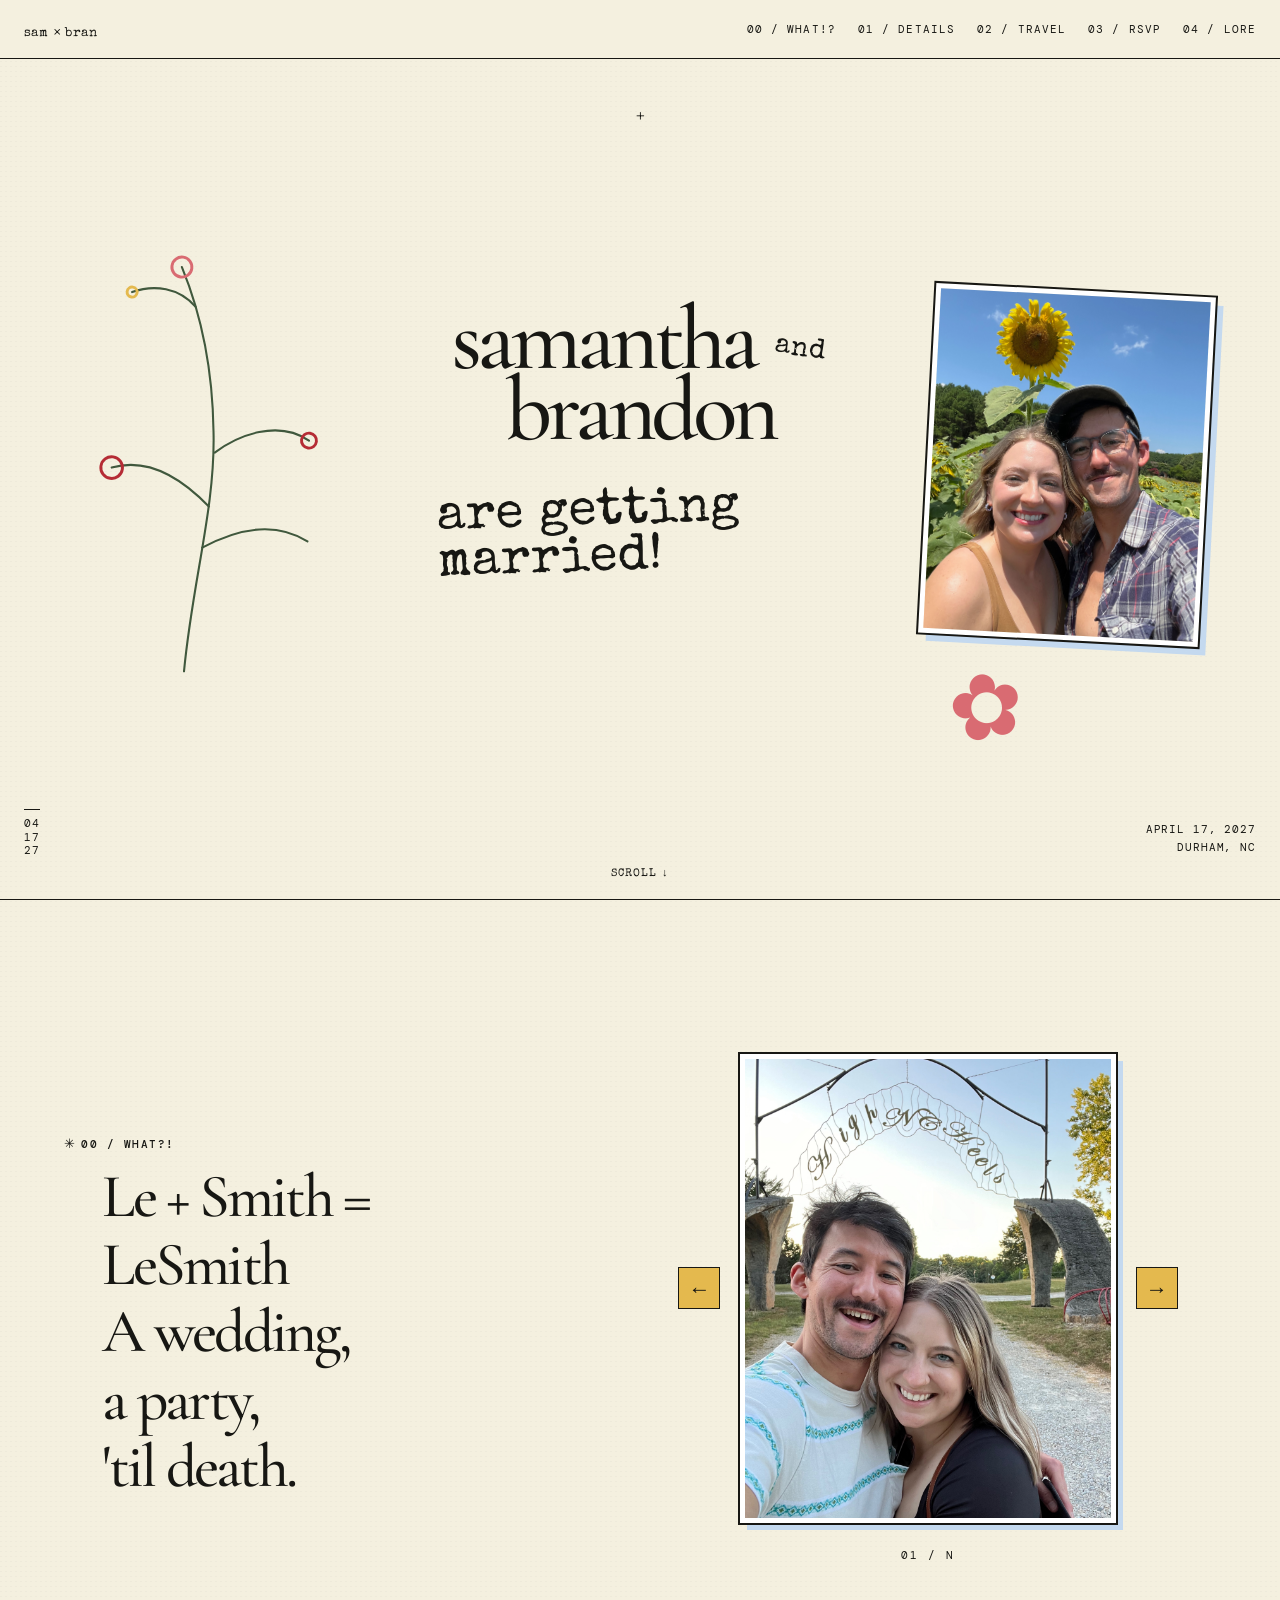
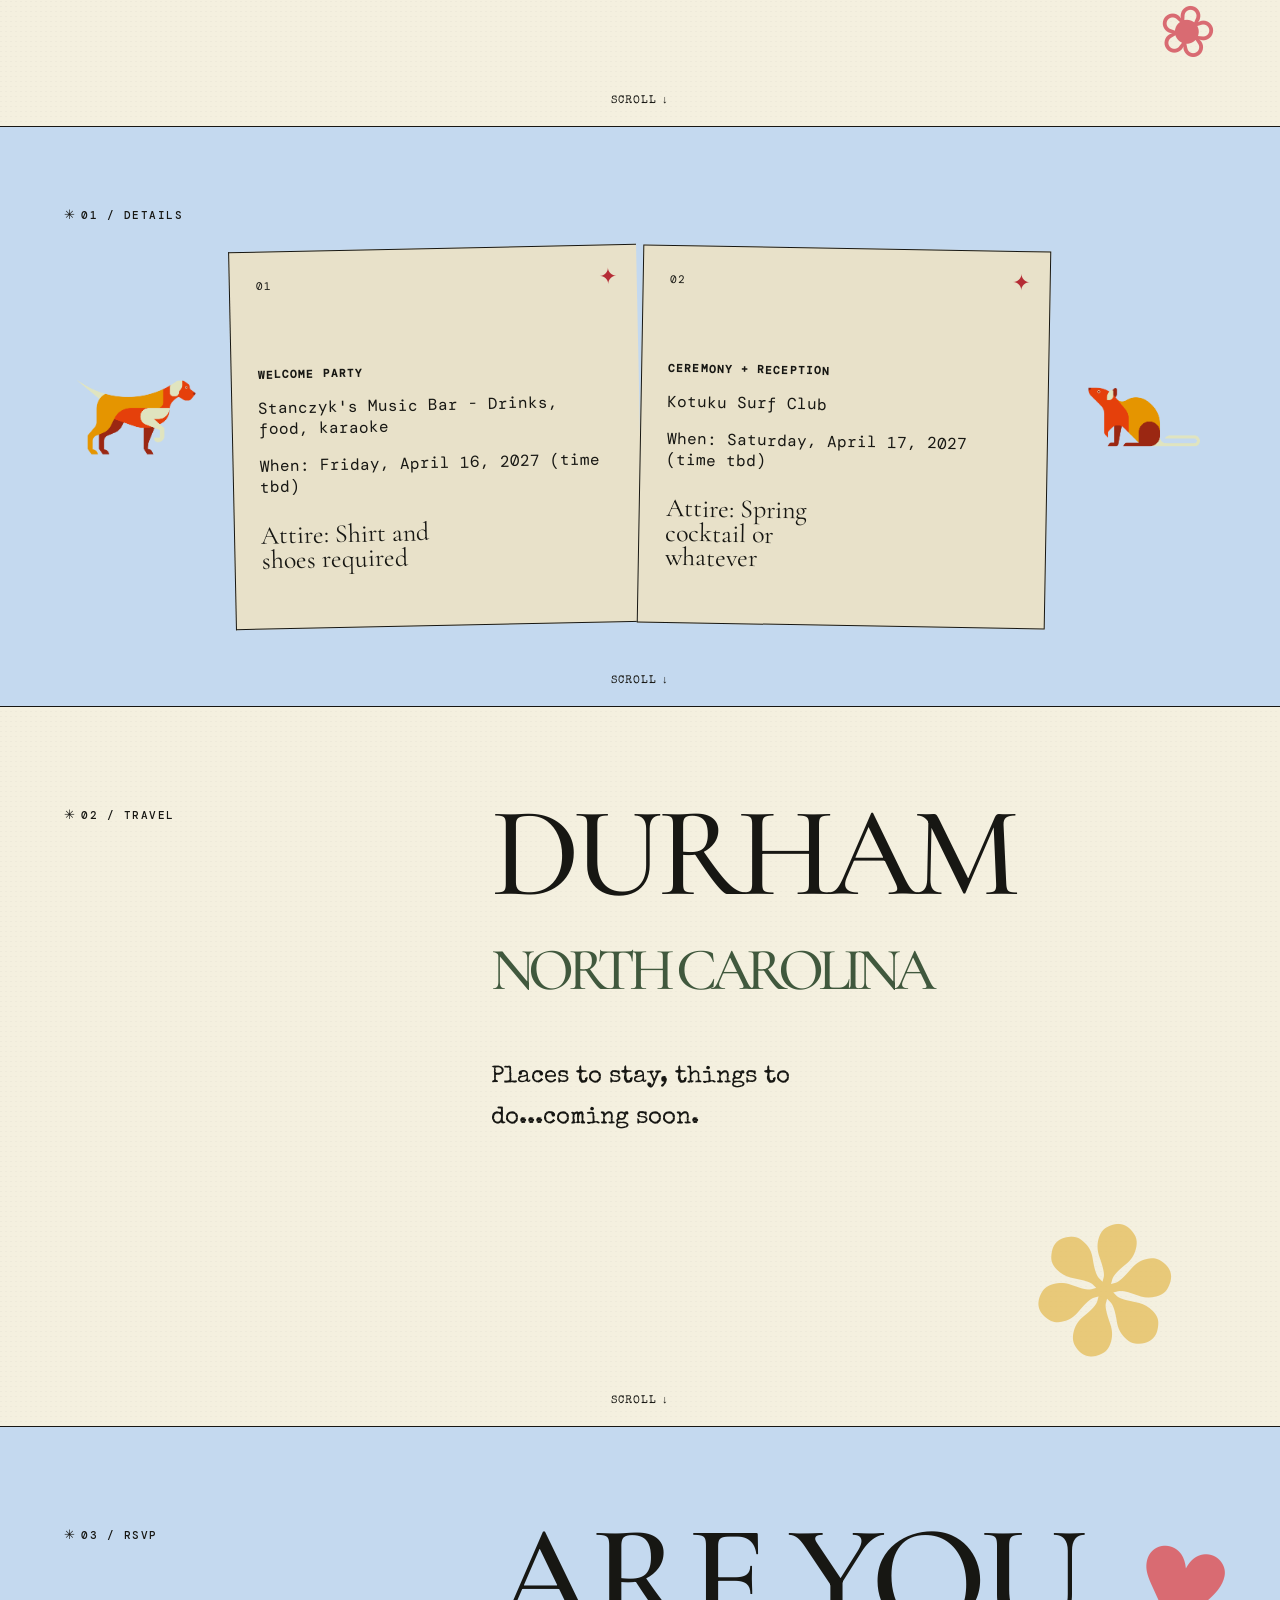
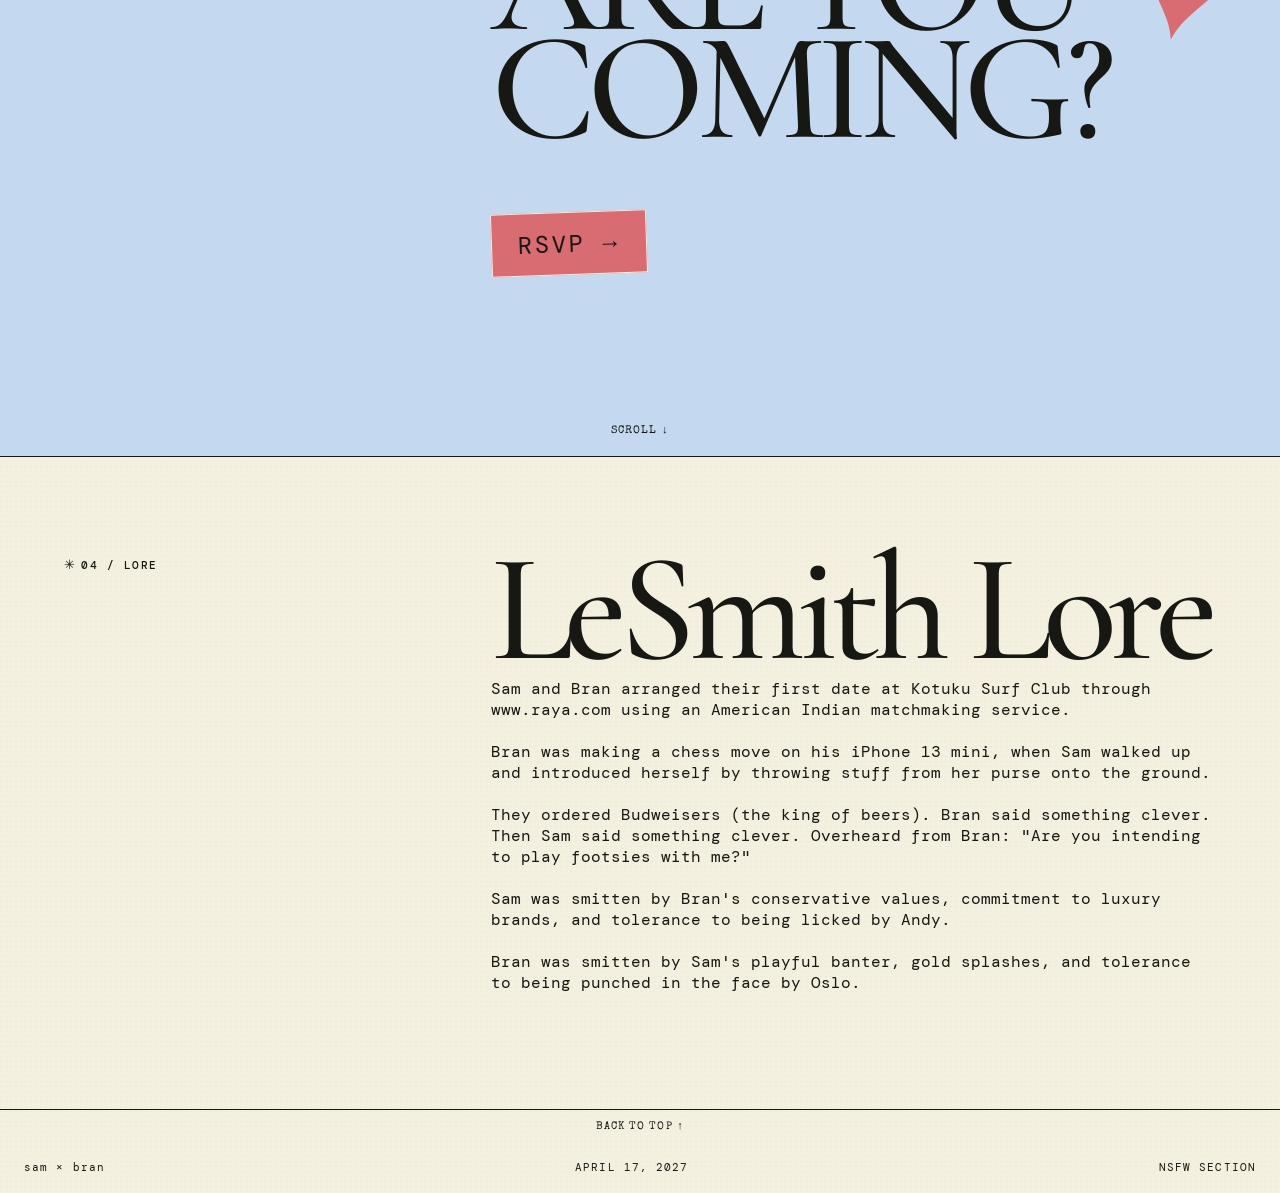
<file: index.html>
<!DOCTYPE html>
<html lang="en">
<head>
  <meta charset="UTF-8">
  <meta name="viewport" content="width=device-width, initial-scale=1.0">

  <title>LeSmith Nuptials</title>

  <!-- A serif for the editorial feeling + a simple sans-serif for everything else -->
  <link rel="preconnect" href="https://fonts.googleapis.com">
  <link rel="preconnect" href="https://fonts.gstatic.com" crossorigin>
  <link href="https://fonts.googleapis.com/css2?family=Cormorant+Garamond:wght@400;500;600&family=Inter:wght@400;500;600&display=swap" rel="stylesheet">

  <link rel="stylesheet" href="style.css">
</head>

<!-- -----------DIVDER------------- -->
<body>
  <header class="site-header">
    <a class="logo" href="/">sam <span>×</span> bran</a>

    <nav class="nav">
      <a href="#WHAT!?">00 / WHAT!?</a>
      <a href="#details">01 / DETAILS</a>
      <a href="#travel">02 / TRAVEL</a>
      <a href="#rsvp">03 / RSVP</a>
      <a href="#lore">04 / LORE</a>
    </nav>
  </header>

<!-- -----------DIVDER------------- -->
  <main>
    <section class="hero" id="top">
      
      <img
        src="images/IMG_5219.jpeg"
        alt="Samantha and Brandon"
        class="hero-image"
      >
      
      <div class="hero-number">
        <span>04</span>
        <span>17</span>
        <span>27</span>
      </div>

      <div class="hero-copy">
      
        <h1>
          samantha
          <span>and</span>
          brandon 
        </h1>

        <p class="intro">
          are getting<br>
          married!
          <br> <br>
        </p>
        <!--
        <p class="eyebrow"> A GATHERING IN DURHAM, NORTH CAROLINA</p>
        -->
      </div>

      <div class="flower flower-one" aria-hidden="true">
        <svg viewBox="0 0 300 500" role="img">
          <!-- Main stem -->
          <path d="M150 500 C145 390 160 300 145 210 C135 145 115 80 80 20" />
      
          <!-- Left branch -->
          <path d="M152 300 C120 275 75 250 30 270" />
      
          <!-- Right lower branch -->
          <path d="M151 350 C185 325 230 305 275 325" />
      
          <!-- Right upper branch -->
          <path d="M150 235 C175 210 220 185 260 205" />
      
          <!-- Small upper-left branch -->
          <path d="M103 65 C80 45 50 45 25 58" />
      
          <!-- Flower / bud outlines -->
          <circle cx="80" cy="20" r="12" />
          <circle cx="25" cy="58" r="6" />
          <circle cx="30" cy="270" r="13" />
          <circle cx="275" cy="325" r="8" />
          <circle cx="260" cy="205" r="9" />
        </svg>
      </div>
      
      <!-- hero word stickers
      <div class="hero-word hero-word-one">LEGALLY BINDING!</div>
      <div class="hero-word hero-word-two">INTERRACIAL!</div>
      <div class="hero-word hero-word-three">AGE GAP!</div>
      <div class="hero-word hero-word-four">ILLICIT!</div>
      -->

      <div class="hero-date">
        <p>APRIL 17, 2027</p>
        <p>DURHAM, NC</p>
      </div>

      <a class="scroll-link" href="#WHAT!?">SCROLL ↓</a>
    </section>
    
<!-- -----------DIVDER------------- -->
    <section class="statement" id="WHAT!?">
      <div class="statement-text">
        <p class="section-label">00 / WHAT?!</p>
    
        <h2>
          Le + Smith =<br>
          LeSmith<br>
          A wedding,<br>
          a party,<br>
          'til death.
        </h2>
    
        <!-- comment text 
        <p class="statement-copy">
          We love each other, and also you! Come celebrate with us!
        </p> -->
        
      </div> 
      <div class="statement-gallery">
        <div class="slideshow">
          <button class="slide-arrow prev" aria-label="Previous photo">
            ←
          </button>
    
          <div class="slides">
            <img src="images/IMG_4300.jpeg" alt="Sam and Bran" class="slide active">
            <img src="images/IMG_5241.jpeg" alt="Sam and Bran" class="slide">
            <img src="images/IMG_5433.jpeg" alt="Sam and Bran" class="slide">
            <!-- <img src="images/IMG_4300.jpeg" alt="Sam and Bran" class="slide"> -->
            <img src="images/IMG_4757.jpeg" alt="Sam and Bran" class="slide">
            <img src="images/IMG_4918.jpeg" alt="Sam and Bran" class="slide">
          </div>
    
          <button class="slide-arrow next" aria-label="Next photo">
            →
          </button>
        </div>
    
        <p class="slide-counter">
          <span id="current-slide">01</span> / N
        </p>
      </div>
    
      <a class="scroll-link" href="#details">SCROLL ↓</a>
    </section>

<!-- -----------DIVDER------------- -->
    <section class="details-wrapper" id="details">

      <img
        src="images/wood-dog.png"
        alt=""
        class="details-decoration left-decoration"
      >
    
      <div class="details-content">
        <div class="section-label">01 / DETAILS</div>
    
        <div class="info-grid">
    
          <div class="info-card">
            <p class="card-number">01</p>
            <h3>WELCOME PARTY</h3>
    
            <div class="info-card-body">
              <p>
                <a href="https://www.stanczyksdurham.com/" target="_blank" rel="noopener noreferrer">
                  Stanczyk's Music Bar
                </a>
                - Drinks, food, karaoke
              </p>
              <p>When: Friday, April 16, 2027 (time tbd)</p>
              <p>Attire: Shirt and shoes required</p>
              
            </div>
          </div>
    
          <div class="info-card">
            <p class="card-number">02</p>
            <h3>CEREMONY + RECEPTION</h3>
    
            <div class="info-card-body">
              <p>
                <a href="https://www.instagram.com/kotukusurfclub/" target="_blank" rel="noopener noreferrer">
                  Kotuku Surf Club
                </a>
              </p>
              <p>When: Saturday, April 17, 2027 (time tbd)</p>
              <p>Attire: Spring cocktail or whatever</p>
            </div>
          </div>
    
        </div>
      </div>
    
      <img
        src="images/wood-rat.png"
        alt=""
        class="details-decoration right-decoration"
      >
    
      <a class="scroll-link" href="#travel">SCROLL ↓</a>
    
    </section>

<!-- -----------DIVDER------------- -->
    <section class="travel" id="travel">
      <div class="section-label">02 / TRAVEL</div>
      <div>
        <h2>DURHAM<br><em>NORTH CAROLINA</em></h2>
        <p>
          Places to stay, things to do...coming soon.
        </p>
      </div>
      <a class="scroll-link" href="#rsvp">SCROLL ↓</a>
    </section>

    <section class="rsvp" id="rsvp">
      <div class="section-label">03 / RSVP</div>
      <div class="rsvp-box">
        <h2>ARE YOU<br>COMING?</h2>
        <button type="button">RSVP →</button>
      </div>  
      <a class="scroll-link" href="#lore">SCROLL ↓</a>
    </section>

<!-- -----------DIVDER------------- -->

    <section class="lore" id="lore">
      <div class="section-label">04 / LORE</div>
    
      <div class="lore-content">
        <h1>LeSmith Lore</h1>
        <p>
          Sam and Bran arranged their first date at Kotuku Surf Club through www.raya.com using an American Indian matchmaking service.
    
          <br><br>
    
          Bran was making a chess move on his iPhone 13 mini, when Sam walked up and introduced herself by throwing stuff from her purse onto the ground.
    
          <br><br>
    
          They ordered Budweisers (the king of beers). Bran said something clever. Then Sam said something clever. Overheard from Bran: "Are you intending to play footsies with me?"
    
          <br><br>
    
          Sam was smitten by Bran's conservative values, commitment to luxury brands, and tolerance to being licked by Andy.
    
          <br><br>
    
          Bran was smitten by Sam's playful banter, gold splashes, and tolerance to being punched in the face by Oslo.
        </p>
      </div>
    </section>

<!-- -----------DIVDER OLD LORE ------------- 

    <section class="lore" id="lore">
      <div class="section-label">04 / LORE</div>
        <h2>LeSmith Lore</h2>
        <h3>
        <p>
          Sam and Bran arranged their first date at Kotuku Surf Club through www.raya.com using an American Indian matchmaking service. 
          </br>
          Bran was sitting in an arm chair making a chess move on his iPhone 13 mini, when Sam walked up and introduced herself by throwing stuff from her purse on the ground.  
          </br>  
          They ordered Budweisers (the king of beers). Bran said something clever. Then Sam said something clever. After a while, Bran reportedly said: "Are you intending play footsies with me?" 
          </br>  
          Sam was smitten by Bran's conservative values, commitment to luxury brands, and tolerance to being licked by Andy.
          </br> 
          Bran was smitten with Sam's PHYSICAL ATTRIBUTES (HELL YEAH), playful banter, and tolerance to being punched in the face by Oslo.
          Bran was smitten by Sam's playful banter, gold splashes, and tolerance to being punched in the face by Oslo.
          </br> 
        </p>
        </h3>
      </div>
    </section>
-->

<!-- -----------DIVDER------------- -->
  </main>
  
  <div class="back-to-top-wrap">
    <a class="scroll-link" href="#top">BACK TO TOP ↑</a>
  </div>
  
  <footer>
    <p>sam × bran</p>
    <p>APRIL 17, 2027</p>
    <p>
      <a href="https://share.earthcam.net/public/NCWF/solstice_cam/solstice_cam/live" target="_blank">
              NSFW SECTION
      </a>
    </p>
  </footer>
  
</body>

<!-- -----------DIVDER------------- -->

<script>
  const slides = document.querySelectorAll('.slide');
  const prevButton = document.querySelector('.slide-arrow.prev');
  const nextButton = document.querySelector('.slide-arrow.next');
  const counter = document.getElementById('current-slide');

  let currentIndex = 0;

  function showSlide(index) {
    slides[currentIndex].classList.remove('active');

    currentIndex = (index + slides.length) % slides.length;

    slides[currentIndex].classList.add('active');

    counter.textContent = String(currentIndex + 1).padStart(2, '0');
  }

  prevButton.addEventListener('click', () => {
    showSlide(currentIndex - 1);
  });

  nextButton.addEventListener('click', () => {
    showSlide(currentIndex + 1);
  });
  
  setInterval(() => {
  showSlide(currentIndex + 1);
}, 4000);

</script>

</html>
</file>
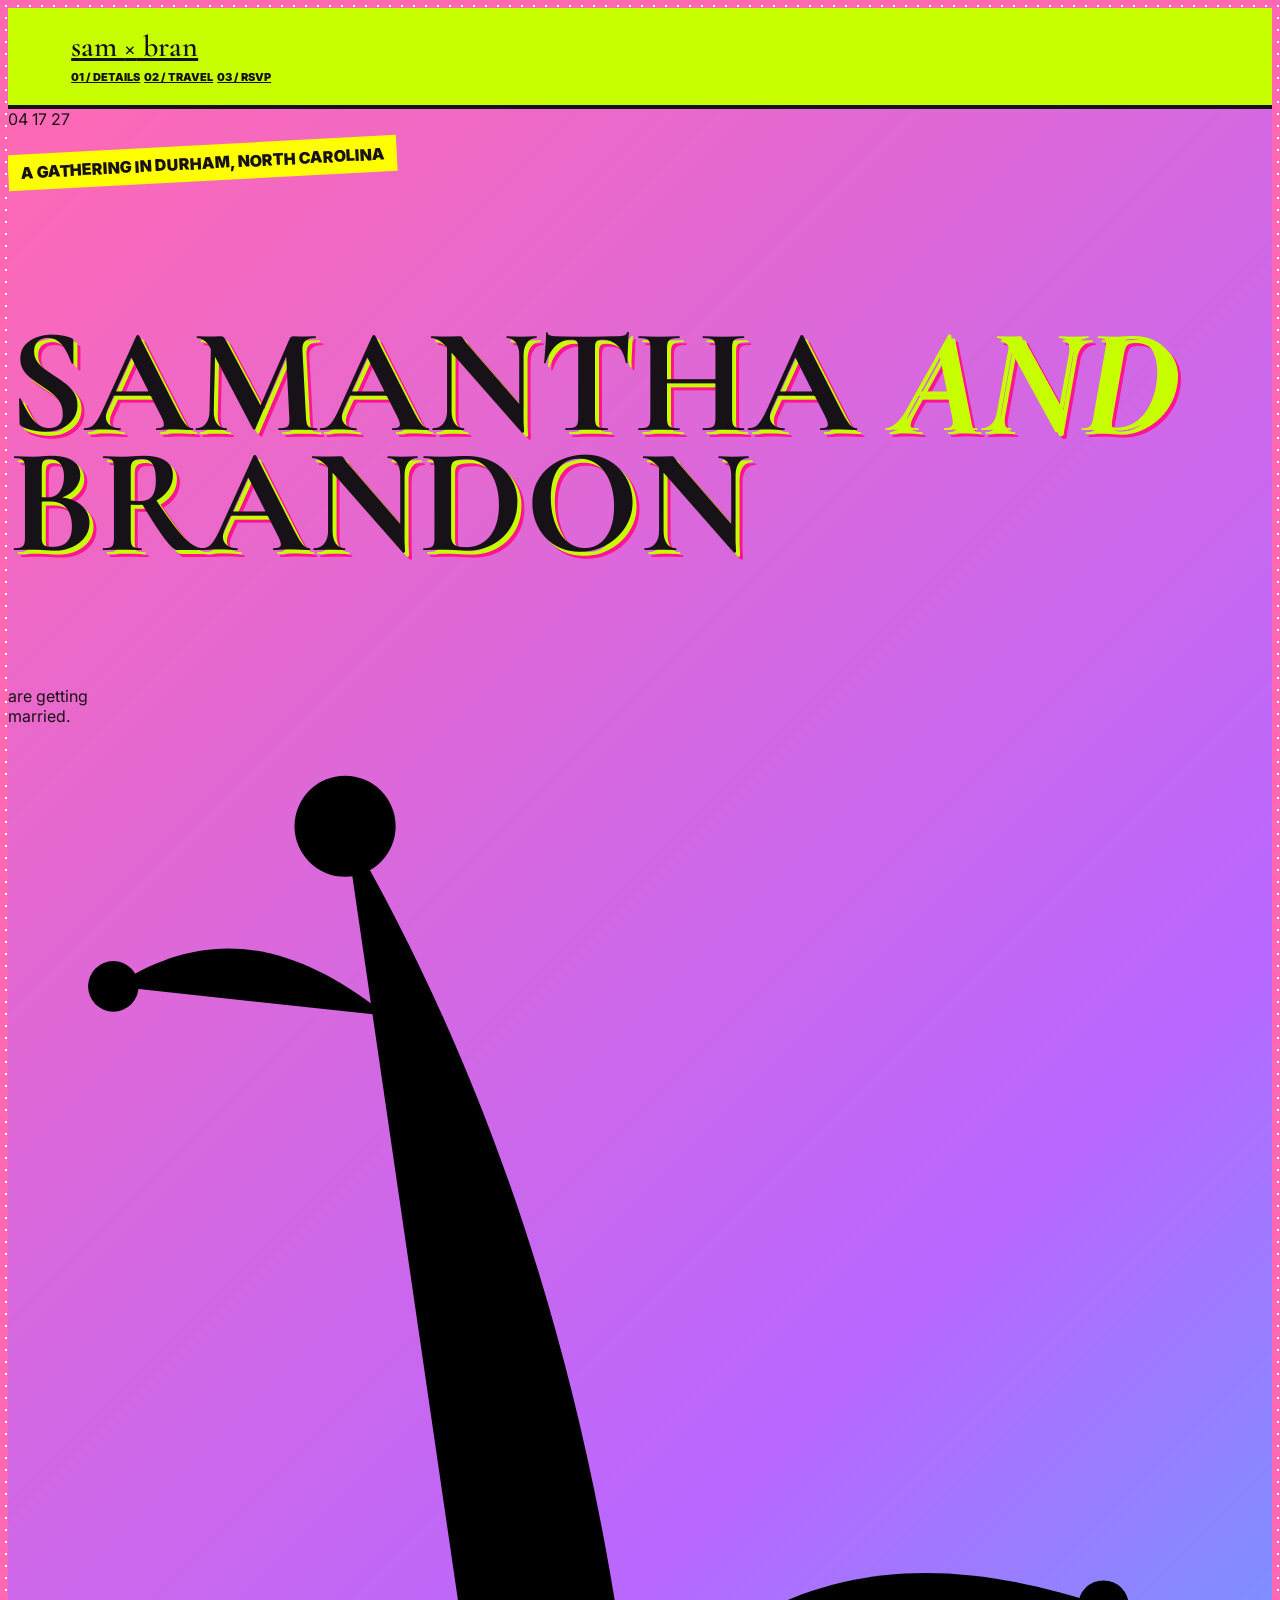
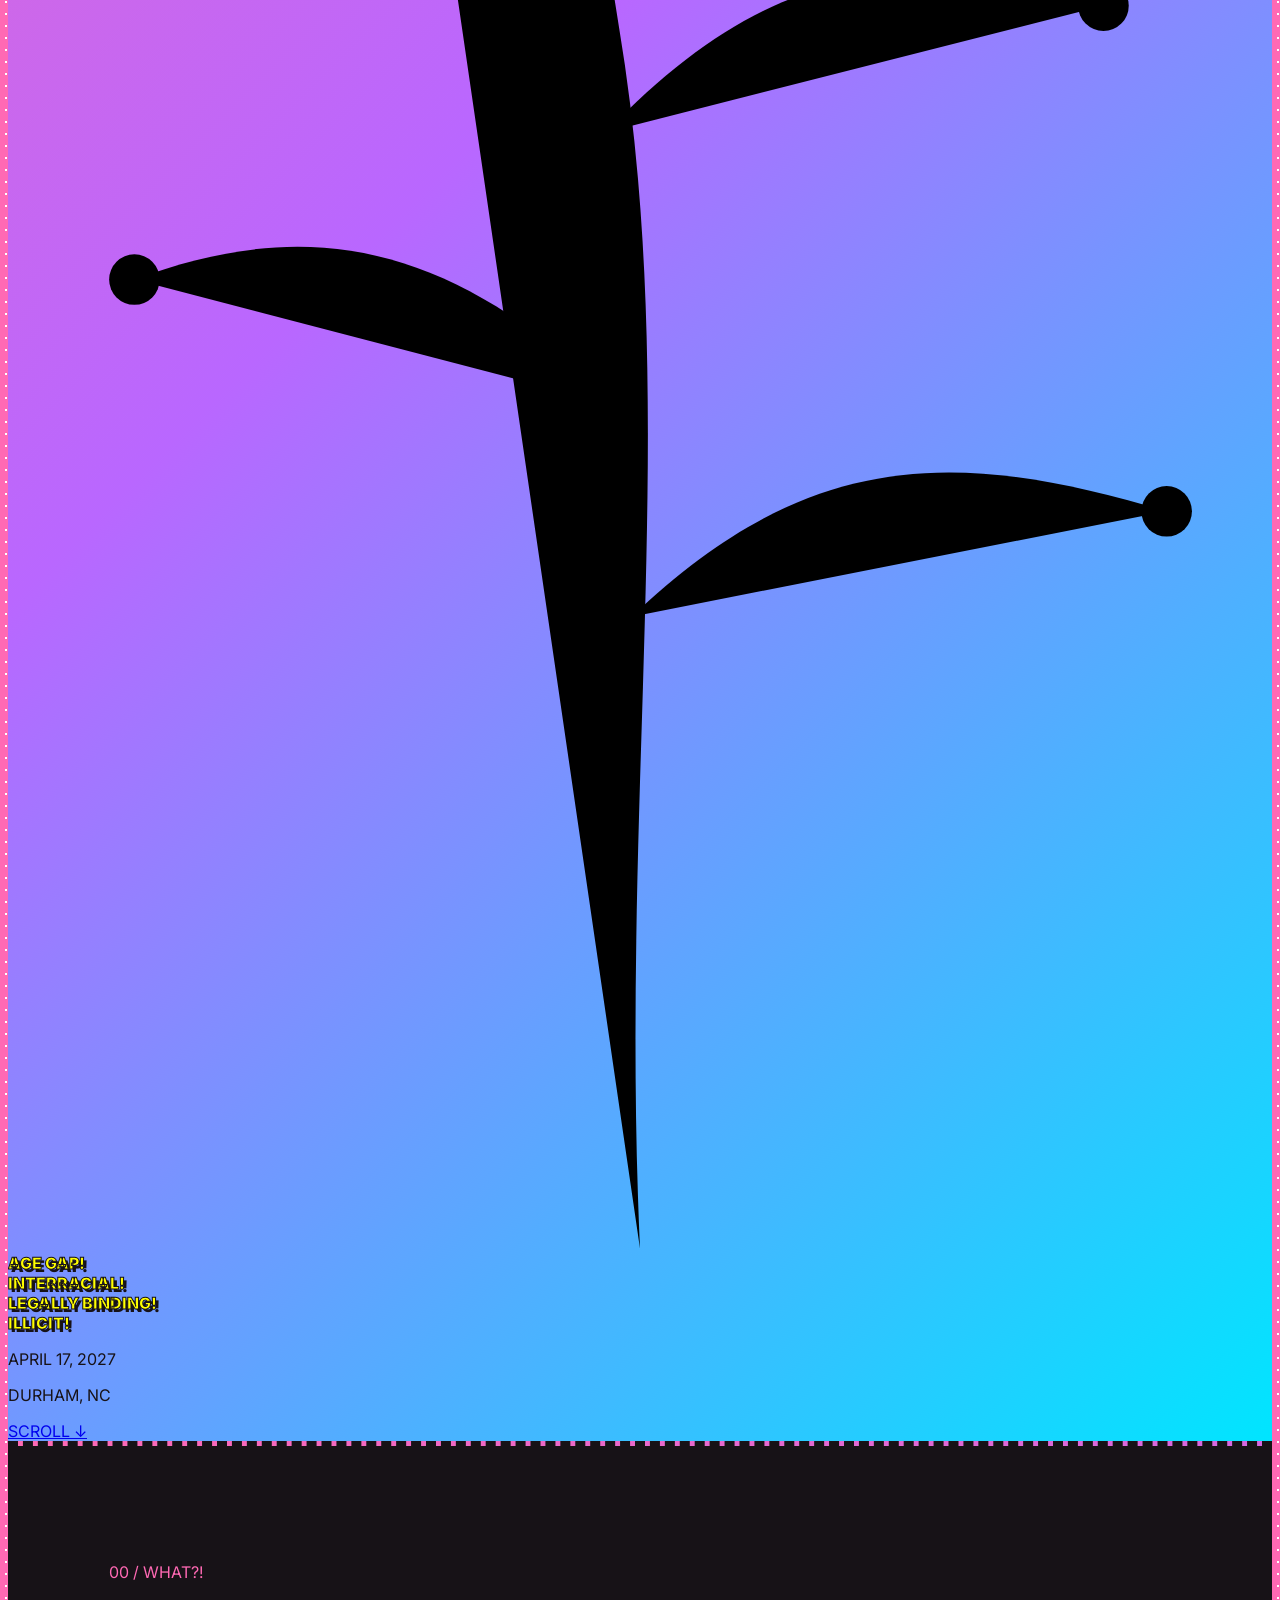
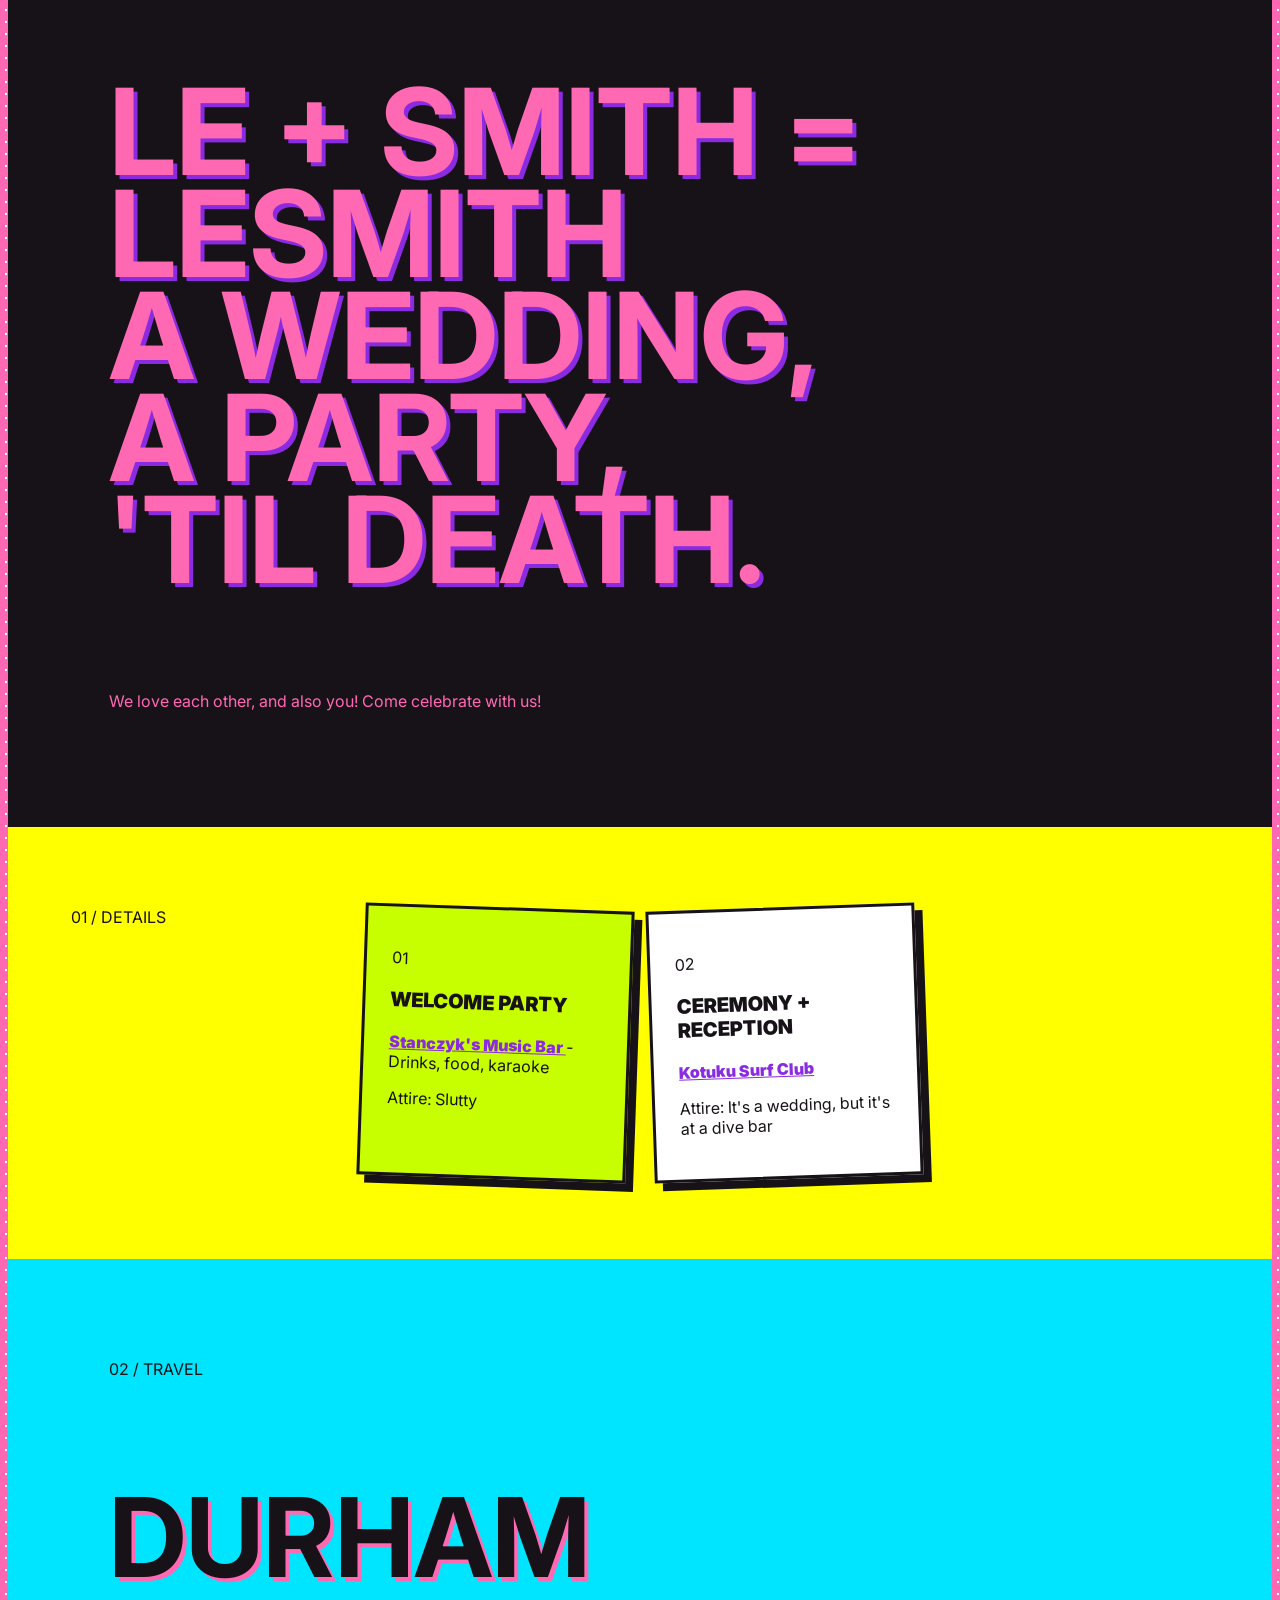
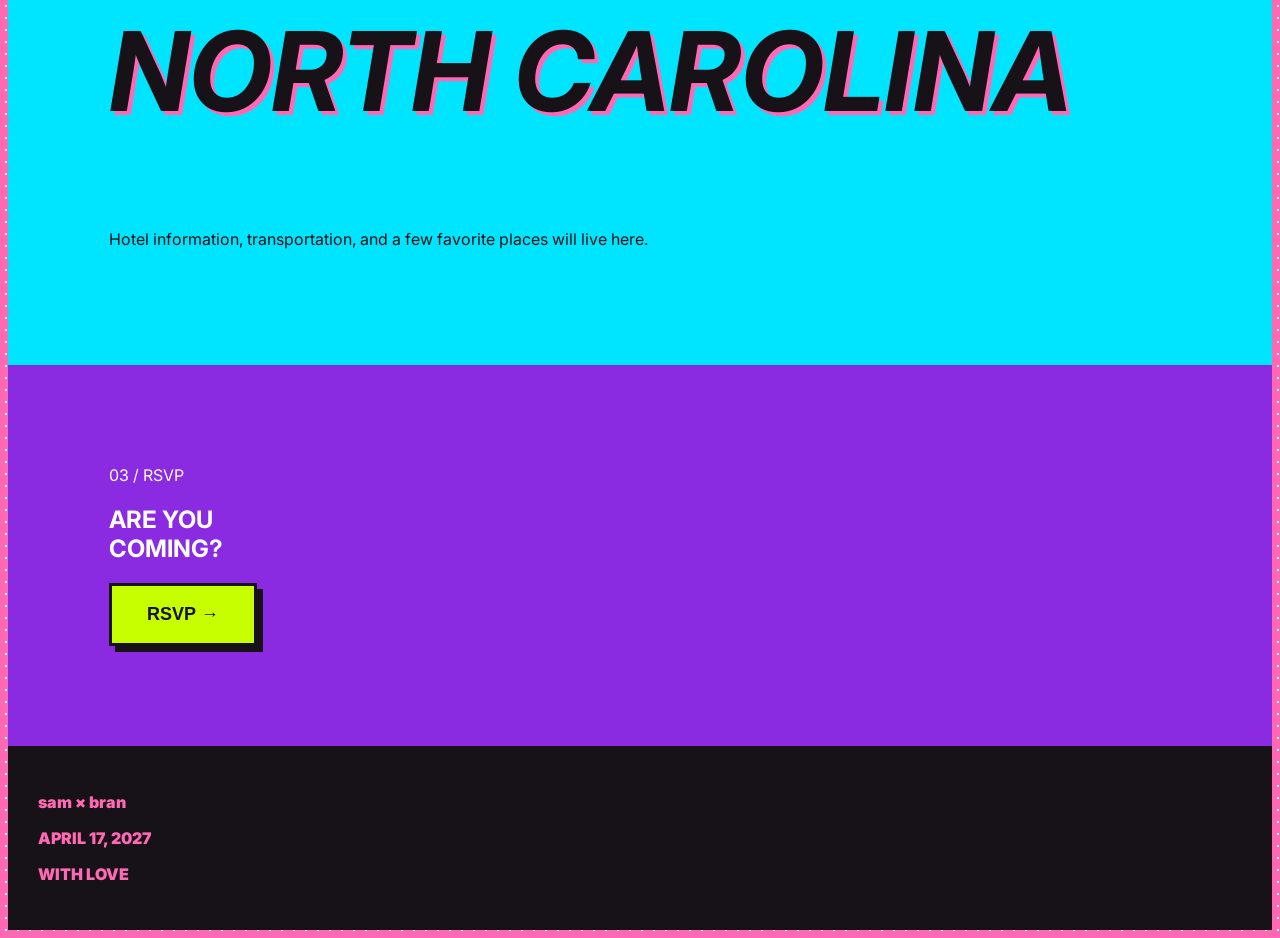
<file: previous-versions/style-2.html>
<!DOCTYPE html>
<html lang="en">
<head>
  <meta charset="UTF-8">
  <meta name="viewport" content="width=device-width, initial-scale=1.0">

  <title>XX × XY — April 17, 2027</title>

  <!-- A serif for the editorial feeling + a simple sans-serif for everything else -->
  <link rel="preconnect" href="https://fonts.googleapis.com">
  <link rel="preconnect" href="https://fonts.gstatic.com" crossorigin>
  <link href="https://fonts.googleapis.com/css2?family=Cormorant+Garamond:wght@400;500;600&family=Inter:wght@400;500;600&display=swap" rel="stylesheet">

  <link rel="stylesheet" href="style-myspace.css">
</head>

<body>
  <header class="site-header">
    <a class="logo" href="/">sam <span>×</span> bran</a>

    <nav class="nav">
      <a href="#details">01 / DETAILS</a>
      <a href="#travel">02 / TRAVEL</a>
      <a href="#rsvp">03 / RSVP</a>
    </nav>
  </header>

  <main>
    <section class="hero">
      <div class="hero-number">
        <span>04</span>
        <span>17</span>
        <span>27</span>
      </div>

      <div class="hero-copy">
        <p class="eyebrow">A GATHERING IN DURHAM, NORTH CAROLINA</p>

        <h1>
          samantha
          <span>and</span>
          brandon 
        </h1>

        <p class="intro">
          are getting<br>
          married.
        </p>
      </div>

      <div class="flower flower-one" aria-hidden="true">
        <svg viewBox="0 0 300 500" role="img">
          <path d="M150 500 C145 390 160 300 145 210 C135 145 115 80 80 20" />
          <path d="M145 300 C105 260 70 255 30 270" />
          <path d="M148 350 C190 310 225 310 275 325" />
          <path d="M142 235 C180 195 215 190 260 205" />
          <path d="M90 65 C65 45 45 45 25 58" />
          <circle cx="80" cy="20" r="12" />
          <circle cx="25" cy="58" r="6" />
          <circle cx="30" cy="270" r="6" />
          <circle cx="275" cy="325" r="6" />
          <circle cx="260" cy="205" r="6" />
        </svg>
      </div>
      
      <div class="hero-word hero-word-one">AGE GAP!</div>
      <div class="hero-word hero-word-two">INTERRACIAL!</div>
      <div class="hero-word hero-word-three">LEGALLY BINDING!</div>
      <div class="hero-word hero-word-four">ILLICIT!</div>

      <div class="hero-date">
        <p>APRIL 17, 2027</p>
        <p>DURHAM, NC</p>
      </div>

      <a class="scroll-link" href="#details">SCROLL ↓</a>
    </section>

    <section class="statement">
      <p class="section-label">00 / WHAT?!</p>
      <h2>Le + Smith =<br>LeSmith <br>A wedding,<br>a party,<br>'til death.</h2>
      <p class="statement-copy">
        We love each other, and also you! Come celebrate with us!
      </p>
    </section>

    <section class="info-grid" id="details">
      <div class="section-label">01 / DETAILS</div>
      
       <div class="info-card">
        <p class="card-number">01</p>
        <h3>WELCOME PARTY</h3>
        <div class="info-card-body">
          <p>
            <a href="https://www.stanczyksdurham.com/" target="_blank">
              Stanczyk's Music Bar
            </a>
            - Drinks, food, karaoke
          </p>
          <p>Attire: Slutty</p>
        </div>
      </div>

      <div class="info-card">
        <p class="card-number">02</p>
        <h3>CEREMONY + RECEPTION</h3>
        <div class="info-card-body">
          <p>
            <a href="https://www.instagram.com/kotukusurfclub/" target="_blank">
              Kotuku Surf Club
            </a>
          </p>
          <p>Attire: It's a wedding, but it's at a dive bar</p>
        </div>
      </div>

    </section>

    <section class="travel" id="travel">
      <div class="section-label">02 / TRAVEL</div>
      <div>
        <h2>DURHAM<br><em>NORTH CAROLINA</em></h2>
        <p>
          Hotel information, transportation, and a few favorite
          places will live here.
        </p>
      </div>
    </section>

    <section class="rsvp" id="rsvp">
      <div class="section-label">03 / RSVP</div>
      <div class="rsvp-box">
        <h2>ARE YOU<br>COMING?</h2>
        <button type="button">RSVP →</button>
      </div>
    </section>
  </main>

  <footer>
    <p>sam × bran</p>
    <p>APRIL 17, 2027</p>
    <p>WITH LOVE</p>
  </footer>
</body>
</html>
</file>
<file: style.css>
/* =====================================================
   SAM × BRAN — SPRING GARDEN TATTOO ZINE
   ===================================================== */

@import url('https://fonts.googleapis.com/css2?family=Cormorant+Garamond:wght@400;500;600;700&family=DM+Mono:wght@400;500&family=Special+Elite&display=swap');

:root {
  --paper: #f4f0df;
  --paper-dark: #e8e1c9;
  --ink: #171713;
  --green: #40583d;
  --pink: #d96b72;
  --red: #b52c35;
  --yellow: #e4b94e;
  /*--blue: #526b69;*/
  --powder-blue: #C4D9EF;

  --serif: "Cormorant Garamond", Georgia, serif;
  --mono: "DM Mono", monospace;
  --typewriter: "Special Elite", monospace;
}

/* ---------- Reset ---------- */

* {
  box-sizing: border-box;
}

html {
  scroll-behavior: smooth;
}

body {
  margin: 0;
  background: var(--paper);
  color: var(--ink);
  font-family: var(--mono);
  overflow-x: hidden;

  /* subtle photocopied-paper feeling */
  background-image:
    radial-gradient(
      circle at 20% 30%,
      rgba(0, 0, 0, 0.025) 0 1px,
      transparent 1px
    );
  background-size: 5px 5px;
}

a {
  color: inherit;
  text-decoration: none;
}

button {
  font: inherit;
}


/* =====================================================
   HEADER
   ===================================================== */

.site-header {
  position: fixed;
  z-index: 10;
  top: 0;
  left: 0;

  width: 100%;
  padding: 16px 24px;

  display: flex;
  justify-content: space-between;
  align-items: center;

  border-bottom: 1px solid var(--ink);
  background: var(--paper);
}

.logo {
  font-family: var(--typewriter);
  font-size: 13px;
  letter-spacing: 0.03em;
  text-transform: lowercase;
}

.logo span {
  font-family: var(--serif);
  font-size: 22px;
}

.nav {
  display: flex;
  gap: 22px;
}

.nav a {
  font-size: 11px;
  letter-spacing: 0.1em;
}

.nav a:hover {
  text-decoration: underline;
  text-decoration-thickness: 1px;
}

/* =====================================================
   FLOATING COMIC / ZINE WORDS
   ===================================================== */

.hero-word {
  position: absolute;
  z-index: 3;

  font-family: var(--typewriter);
  font-size: clamp(12px, 1.5vw, 20px);
  letter-spacing: 0.05em;
  line-height: 1;

  pointer-events: none;

  /* makes them feel printed rather than digital */
  padding: 7px 10px;

  border: 1px solid var(--ink);
  background: var(--paper);

  box-shadow: 3px 3px 0 var(--ink);
}

.hero-word-one {
  top: 23%;
  right: 12%;

  border: 2px solid var(--ink);
  border-radius: 50%;

  padding: 16px 12px;

  color: var(--red);
  font-family: var(--serif);
  font-size: 24px;
  font-weight: 700;

  transform: rotate(-9deg);
}

.hero-word-two {
  top: 30%;
  right: 6%;

  border: 2px solid var(--ink);
  border-radius: 50%;

  padding: 16px 12px;

  color: var(--red);
  font-family: var(--serif);
  font-size: 24px;
  font-weight: 700;

  transform: rotate(7deg);
}

.hero-word-three {
  top: 37%;
  right: 9%;

  border: 2px solid var(--ink);
  border-radius: 50%;

  padding: 16px 12px;

  color: var(--red);
  font-family: var(--serif);
  font-size: 24px;
  font-weight: 700;

  transform: rotate(-11deg);
}

.hero-word-four {
  top: 45%;
  right: 10%;

  border: 2px solid var(--ink);
  border-radius: 50%;

  padding: 16px 12px;

  color: var(--red);
  font-family: var(--serif);
  font-size: 24px;
  font-weight: 700;

  transform: rotate(10deg);
}


/* =====================================================
   SHARED
   ===================================================== */

.section-label {
  font-size: 11px;
  letter-spacing: 0.14em;
  font-weight: 500;
}

.section-label::before {
  content: "✳ ";
  font-family: var(--serif);
  font-size: 13px;
}


/* =====================================================
   HERO
   ===================================================== */

.hero {
  min-height: 100vh;
  padding: 120px 5vw 90px;

  position: relative;
  overflow: hidden;

  display: grid;
  grid-template-columns: minmax(0, 1fr) minmax(0, 1.7fr) minmax(0, 1fr);
  align-items: center;
  gap: 2vw;

  border-bottom: 1px solid var(--ink);
}

/* ---------- HERO PHOTO ---------- */

.hero img.hero-image {
  display: block;
  grid-column: 3;
  grid-row: 1;
  justify-self: center;
  align-self: center;

  width: 100%;
  max-width: 280px;
  height: 350px;
  object-fit: cover;
  margin: 0;

  border: 5px solid white;
  outline: 2px solid var(--ink);
  box-shadow: 8px 8px 0 var(--powder-blue);
  transform: rotate(3deg);
}

/* little zine registration mark */
.hero::before {
  content: "+";
  position: absolute;
  top: 100px;
  left: 50%;

  font-family: var(--serif);
  font-size: 22px;
  transform: translateX(-50%);
}

.hero-copy {
  grid-column: 2;
  grid-row: 1;

  position: relative;
  z-index: 2;

  width: 100%;
  max-width: 1000px;
  margin: 0;
  text-align: center;
}

.hero-copy h1 {
  max-width: none;
  font-size: clamp(58px, 7.2vw, 112px);
  line-height: 0.78;
}

.hero-copy .intro {
  margin: 42px 0 0 4vw;
  text-align: left;
}

.eyebrow {
  display: inline-block;

  margin: 0 0 38px;

  padding: 5px 9px;

  border: 1px solid var(--ink);

  font-size: 16px;
  letter-spacing: 0.12em;
  font-weight: 500;

  transform: rotate(-1deg);
}

/*
  The names used to be enormous.
  This keeps them dramatic without swallowing the whole page.
*/

h1 {
  margin: 0;

  font-family: var(--serif);
  font-size: clamp(72px, 12vw, 175px);
  font-weight: 500;
  line-height: 0.68;
  letter-spacing: -0.055em;

  max-width: 820px;
}

h1 span {
  display: inline-block;

  margin: 0 0.08em;

  font-family: var(--typewriter);
  font-size: 0.30em;
  letter-spacing: 0.02em;
  vertical-align: middle;

  transform: rotate(8deg);
}

.intro {
  margin: 58px 0 0 8vw;

  font-family: var(--typewriter);
  font-size: clamp(32px, 4vw, 60px);
  line-height: 0.9;

  transform: rotate(-2deg);
}


/* =====================================================
   HERO NUMBER
   ===================================================== */

.hero-number {
  position: absolute;
  left: 24px;
  bottom: 42px;

  display: flex;
  flex-direction: column;

  font-family: var(--mono);
  font-size: 11px;
  line-height: 1.2;
  letter-spacing: 0.08em;
}

.hero-number span:first-child {
  border-top: 1px solid var(--ink);
  padding-top: 7px;
}


/* =====================================================
   HERO DATE
   ===================================================== */

.hero-date {
  position: absolute;
  right: 24px;
  bottom: 42px;

  font-size: 11px;
  line-height: 1.7;
  text-align: right;
  letter-spacing: 0.08em;
}

.hero-date p {
  margin: 0;
}


/* =====================================================
   SCROLL
   ===================================================== */

.scroll-link {
  position: absolute;
  right: 50%;
  bottom: 20px;

  transform: translateX(50%);

  font-family: var(--typewriter);
  font-size: 11px;
  letter-spacing: 0.1em;
}

.scroll-link:hover {
  transform: translateX(50%) rotate(-3deg);
}

.back-to-top-wrap {
  display: flex;
  justify-content: center;
  align-items: center;
  width: 100%;
  box-sizing: border-box;
  padding: 10px 20px;
}

.back-to-top-wrap .scroll-link {
  position: static;
  display: inline-block;
  margin: 0;
  transform: none;
}


/* =====================================================
   BOTANICAL FLASH ART
   ===================================================== */

.flower {
  position: absolute;
  z-index: 1;

  pointer-events: none;

  color: var(--green);
}

.flower svg {
  display: block;
  width: 100%;
  height: 100%;
  overflow: visible;
}

.flower path {
  fill: none;
  stroke: var(--green);
  stroke-width: 2.5;
  stroke-linecap: round;
  stroke-linejoin: round;
}

.flower circle {
  fill: none;
  stroke: currentColor;
  stroke-width: 3.5;
}

.flower circle:nth-of-type(1) {
  stroke: var(--pink);
}

.flower circle:nth-of-type(2) {
  stroke: var(--yellow);
}

.flower circle:nth-of-type(3) {
  stroke: var(--red);
}

.flower circle:nth-of-type(4) {
  stroke: var(--blue);
}

.flower circle:nth-of-type(5) {
  stroke: var(--red);
}

.flower-one {
  position: relative;
  grid-column: 1;
  grid-row: 1;
  justify-self: center;
  align-self: center;

  width: min(100%, 250px);
  height: 420px;

  right: auto;
  top: auto;

  color: var(--green);
  transform: rotate(8deg);
}

/* Add a second little flash-style flower using CSS */
.hero::after {
  content: "✿";

  position: absolute;
  right: 20vw;
  bottom: 15vh;

  color: var(--pink);

  font-family: var(--serif);
  font-size: 90px;

  transform: rotate(-12deg);
}


/* =====================================================
   STATEMENT / WHAT?! SECTION
   ===================================================== */

.statement {
  min-height: 80vh;
  padding: 12vw 8vw;
  position: relative;
  display: grid;
  grid-template-columns: minmax(0, 1fr) minmax(0, 1fr);
  align-items: center;
  gap: 6vw;
  border-bottom: 1px solid var(--ink);
}

.statement-text {
  grid-column: 1;
  text-align: left;
}

.statement-text > .section-label {
  margin-left: -3vw;
}

.statement-gallery {
  grid-column: 2;
  width: 100%;
  max-width: 550px;
  justify-self: center;
}

.statement h2 {
  margin: 0;
  font-family: var(--serif);
  font-size: clamp(36px, 4.8vw, 64px);
  font-weight: 500;
  line-height: 1.1;
  letter-spacing: -0.045em;
}

.statement-copy {
  max-width: 330px;
  margin: 25px 0 0;
  font-family: var(--typewriter);
  font-size: 13px;
  line-height: 1.7;
  transform: rotate(1deg);
}

.statement-gallery .slideshow {
  width: 100%;
}

.statement-gallery .slides {
  width: 100%;
  aspect-ratio: 4 / 5;
}

.statement-gallery .slide-counter {
  text-align: center;
}

/* Decorative corner flower */
.statement::after {
  content: "❀";
  position: absolute;
  right: 5vw;
  bottom: 4vw;
  font-family: var(--serif);
  font-size: 70px;
  color: var(--pink);
  transform: rotate(13deg);
}

/* =====================================================
   DETAILS / FLASH CARDS
   ===================================================== */

.details-wrapper {
  display: grid;
  grid-template-columns: 144px minmax(0, 1fr) 144px;
  align-items: center;
  gap: 24px;
  padding: 80px 5vw;
  position: relative;
  background: var(--powder-blue);
  border-bottom: 1px solid var(--ink);
}

.details-decoration {
  display: block;
  width: 144px;
  max-width: 100%;
  height: auto;
  object-fit: contain;
  justify-self: center;
}

.left-decoration {
  grid-column: 1;
  grid-row: 1;
}

.right-decoration {
  grid-column: 3;
  grid-row: 1;
}

.details-content {
  grid-column: 2;
  grid-row: 1;
  min-width: 0;
}

/*.details-content > .section-label {
  margin: 0 0 25px;
  text-align: left;
}*/

.details-content > .section-label {
  margin: 0 0 25px;
  margin-left: calc(-144px - 24px);
  text-align: left;
}

.info-grid {
  padding: 0;
  display: grid;
  grid-template-columns: repeat(2, 1fr);
}

.info-card {
  min-height: 320px;
  padding: 26px;
  position: relative;
  border: 1px solid var(--ink);
  border-right: 0;
  background: var(--paper-dark);
  transition: transform 180ms ease;
}

.info-card:last-child {
  border-right: 1px solid var(--ink);
}

/* Rotate cards, not the section label */
.info-card:nth-of-type(1) {
  transform: rotate(-1.2deg);
}

.info-card:nth-of-type(2) {
  transform: rotate(1deg);
}

.info-card:nth-of-type(3) {
  transform: rotate(-0.5deg);
}

.info-card:hover {
  transform: translateY(-7px) rotate(-1deg);
}

@media (max-width: 900px) {
  .info-grid {
    grid-template-columns: repeat(2, 1fr);
  }
}

@media (max-width: 550px) {
  .info-grid {
    grid-template-columns: 1fr;
  }
}

/* little flash star */
.info-card::after {
  content: "✦";

  position: absolute;
  top: 18px;
  right: 20px;

  font-family: var(--serif);
  font-size: 22px;
  color: var(--red);
}

.card-number {
  margin: 0 0 75px;

  font-size: 11px;
  letter-spacing: 0.1em;
}

.info-card h3 {
  margin: 0 0 15px;

  font-family: var(--mono);
  font-size: 11px;
  letter-spacing: 0.1em;
}

.info-card p:last-child {
  max-width: 180px;

  font-family: var(--serif);
  font-size: 26px;
  line-height: 0.95;
}


/* =====================================================
   SLIDESHOW
   ===================================================== */
.gallery {
  padding: 100px 5vw;
  text-align: center;
  border-bottom: 1px solid var(--ink);
}

.gallery h2 {
  font-family: 'Cormorant Garamond', serif;
  font-size: clamp(42px, 7vw, 90px);
  line-height: 1;
  margin: 20px 0 45px;
}

.slideshow {
  position: relative;
  max-width: 650px;
  margin: 0 auto;
  display: flex;
  align-items: center;
  justify-content: center;
  gap: 20px;
}

.slides {
  width: 100%;
  aspect-ratio: 4 / 5;
  position: relative;
  background: var(--paper-dark);
  border: 5px solid white;
  outline: 2px solid var(--ink);
  box-shadow: 7px 7px 0 var(--powder-blue);
  overflow: hidden;
}

.slide {
  display: none;
  width: 100%;
  height: 100%;
  object-fit: cover;
}

.slide.active {
  display: block;
}

.slide-arrow {
  background: var(--yellow);
  border: 1px solid var(--ink);
  color: var(--ink);
  font-family: 'DM Mono', monospace;
  font-size: 22px;
  width: 42px;
  height: 42px;
  cursor: pointer;
  flex-shrink: 0;
}

.slide-arrow:hover {
  background: var(--powder-blue);
}

.slide-counter {
  font-family: 'DM Mono', monospace;
  font-size: 11px;
  margin-top: 25px;
  letter-spacing: 2px;
}

@media (max-width: 700px) {
  .gallery {
    padding: 70px 20px;
  }

  .slideshow {
    gap: 8px;
  }

  .slide-arrow {
    width: 32px;
    height: 32px;
    font-size: 18px;
  }

  .slides {
    aspect-ratio: 3 / 4;
  }
}

/* =====================================================
   TRAVEL
   ===================================================== */

.travel {
  min-height: 80vh;
  padding: 100px 5vw;

  position: relative;

  display: grid;
  grid-template-columns: 1fr 2fr;
  gap: 5vw;

  border-bottom: 1px solid var(--ink);
}

/* giant botanical watermark */
.travel::after {
  content: "✽";

  position: absolute;
  right: 8vw;
  bottom: 3vw;

  font-family: var(--serif);
  font-size: 180px;
  line-height: 1;

  color: var(--yellow);

  opacity: 0.7;
  transform: rotate(15deg);
}

.travel h2 {
  margin: 0;

  font-family: var(--serif);
  font-size: clamp(65px, 10vw, 165px);
  font-weight: 500;
  line-height: 0.74;
  letter-spacing: -0.05em;

  position: relative;
  z-index: 2;
}

.travel h2 em {
  font-size: 0.47em;
  font-style: normal;
  color: var(--green);
}

.travel p {
  max-width: 300px;
  margin-top: 60px;

  font-family: var(--typewriter);
  font-size: 24px;
  line-height: 1.7;

  position: relative;
  z-index: 2;
}


/* =====================================================
   RSVP
   ===================================================== */

.rsvp {
  min-height: 70vh;
  padding: 100px 5vw;

  position: relative;
  overflow: hidden;

  display: grid;
  grid-template-columns: 1fr 2fr;
  gap: 5vw;

  background: var(--powder-blue);
  color: var(--ink);
  border-bottom: 1px solid var(--ink);
}

/* decorative flower/heart */
.rsvp::after {
  content: "♥";

  position: absolute;
  right: 4vw;
  top: 5vw;

  font-family: var(--serif);
  font-size: 160px;

  color: var(--pink);

  transform: rotate(12deg);
}

.rsvp-box {
  position: relative;
  z-index: 2;
}

.rsvp-box h2 {
  margin: 0;

  font-family: var(--serif);
  font-size: clamp(75px, 12vw, 190px);
  font-weight: 500;
  line-height: 0.7;
  letter-spacing: -0.055em;
}

.rsvp button {
  /*margin-top: 70px;*/
  margin-top: 70px;
  padding: 15px 26px;

  border: 1px solid var(--paper);
  border-radius: 0;

  background: var(--pink);
  color: var(--ink);

  cursor: pointer;

  font-family: var(--mono);
  font-size: 24px;
  letter-spacing: 0.12em;

  transform: rotate(-2deg);

  transition:
    transform 150ms ease,
    background 150ms ease;
}

.rsvp button:hover {
  background: var(--yellow);
  transform: rotate(2deg) translateY(-3px);
}

/* =====================================================
   LORE
   ===================================================== */
   
.lore {
  min-height: 70vh;
  padding: 100px 5vw;

  position: relative;

  display: grid;
  grid-template-columns: 1fr 2fr;
  gap: 5vw;

  border-bottom: 1px solid var(--ink);
}

.lore .section-label {
  grid-column: 1;
}

.lore-content {
  grid-column: 2;
}

.lore h2,
.lore h3,
.lore p {
  grid-column: 2;
}

/* =====================================================
   FOOTER
   ===================================================== */

footer {
  padding: 18px 24px;

  display: flex;
  justify-content: space-between;

  font-family: var(--mono);
  font-size: 11px;
  letter-spacing: 0.1em;
}

footer p {
  margin: 0;
}


/* =====================================================
   SMALL ZINE DETAILS
   ===================================================== */

/* hand-drawn-looking horizontal rule effect */
.statement,
.info-grid,
.travel {
  position: relative;
}

/*
.statement::before,
.travel::before {
  content: "SPRING / 2027";

  position: absolute;
  top: 20px;
  right: 24px;

  font-family: var(--mono);
  font-size: 7px;
  letter-spacing: 0.15em;

  opacity: 0.65;
}
*/

/* =====================================================
   TABLET HERO LAYOUT
   ===================================================== */

@media (max-width: 900px) {
  .hero {
    grid-template-columns: minmax(0, 1fr) minmax(0, 1fr);
    grid-template-rows: auto auto;
    align-content: center;
    column-gap: 4vw;
    row-gap: 35px;
  }

  .hero-copy {
    grid-column: 1 / -1;
    grid-row: 1;
    max-width: 720px;
    justify-self: center;
  }

  .hero-copy h1 {
    font-size: clamp(64px, 10vw, 105px);
  }

  .flower-one {
    grid-column: 1;
    grid-row: 2;
    width: min(100%, 190px);
    height: 320px;
  }

  .hero img.hero-image {
    grid-column: 2;
    grid-row: 2;
    width: min(100%, 220px);
    height: 270px;
  }

  .hero-word-one,
  .hero-word-two,
  .hero-word-three,
  .hero-word-four {
    font-size: 16px;
    padding: 10px;
  }
}


/* =====================================================
   MOBILE
   ===================================================== */

@media (max-width: 700px) {

  .site-header {
    padding: 14px 15px;
  }

  .logo {
    font-size: 11px;
  }

  .nav {
    gap: 9px;
  }

  .nav a {
    font-size: 7px;
  }


  /* ---------- Hero ---------- */

  .hero {
    min-height: 100svh;
    padding: 105px 20px 85px;
    grid-template-columns: minmax(0, 1fr) minmax(0, 1fr);
    grid-template-rows: auto auto;
    align-content: center;
    column-gap: 12px;
    row-gap: 28px;
  }

  .hero-copy {
    grid-column: 1 / -1;
    grid-row: 1;
    margin: 0;
    text-align: center;
  }

  .hero-copy h1 {
    font-size: 19vw;
    line-height: 0.72;
  }

  .hero-copy .intro {
    margin: 35px 0 0 3vw;
    font-size: 42px;
  }

  .hero img.hero-image {
    grid-column: 2;
    grid-row: 2;
    width: 100%;
    max-width: 175px;
    height: 220px;
    margin: 0 auto;
  }

  .eyebrow {
    max-width: 235px;
    margin-bottom: 32px;

    line-height: 1.5;
  }

  /*
    Deliberately much smaller than the original 27vw.
  */
  h1 {
    font-size: 19vw;
    line-height: 0.72;
    max-width: 90vw;
  }

  h1 span {
    font-size: 0.18em;
  }

  .intro {
    margin: 45px 0 0 3vw;
    font-size: 42px;
  }

  .flower-one {
    position: relative;
    grid-column: 1;
    grid-row: 2;
    justify-self: center;
    align-self: center;

    width: min(100%, 150px);
    height: 260px;

    right: auto;
    top: auto;
    opacity: 0.85;
  }

  .hero::after {
    right: 18vw;
    bottom: 18vh;
    font-size: 60px;
  }

  .hero-number {
    left: 15px;
    bottom: 30px;
  }

  .hero-date {
    right: 15px;
    bottom: 30px;
  }


  /* ---------- Statement ---------- */

  .statement,
  .travel,
  .rsvp {
    grid-template-columns: 1fr;
    gap: 50px;
  }

  .statement {
    min-height: auto;
    padding: 100px 20px;
  }

  .statement-text,
  .statement-gallery {
    grid-column: 1;
  }

  .statement-gallery {
    max-width: 100%;
  }

  .statement h2 {
    font-size: clamp(36px, 11vw, 52px);
    line-height: 1.1;
  }

  .statement-copy {
    margin-top: 10px;
  }

  .statement::after {
    font-size: 50px;
    right: 8vw;
    bottom: 5vw;
  }


/* =====================================================
   DETAILS / FLASH CARDS (MOBILE)
   ===================================================== */

/* ---------- Details ---------- */

 .details-wrapper {
    grid-template-columns: 1fr 1fr;
    gap: 15px;
    padding: 50px 20px;
  }

  .details-content {
    grid-column: 1 / -1;
    grid-row: 1;
  }

  .info-grid {
    grid-template-columns: 1fr;
  }

  .details-decoration {
    width: 144px;
    max-width: 100%;
    height: auto;
  }

  .left-decoration {
    grid-column: 1;
    grid-row: 2;
  }

  .right-decoration {
    grid-column: 2;
    grid-row: 2;
  }

  .info-card {
    min-height: 250px;
    padding: 24px;

    border: 1px solid var(--ink);
  }

  .info-card:nth-child(2),
  .info-card:nth-child(3),
  .info-card:nth-child(4) {
    transform: none;
  }

  .info-card:nth-child(2) {
    transform: rotate(-1deg);
  }

  .info-card:nth-child(3) {
    transform: rotate(1deg);
  }

  .info-card:nth-child(4) {
    transform: rotate(-0.7deg);
  }

  .card-number {
    margin-bottom: 55px;
  }


  /* ---------- Travel ---------- */

  .travel {
    min-height: auto;
    padding: 100px 20px;
  }

  .travel h2 {
    font-size: 78px;
  }

  .travel p {
    margin-top: 45px;
  }

  .travel::after {
    font-size: 110px;
    right: 3vw;
    bottom: 4vw;
  }


  /* ---------- RSVP ---------- */

  .rsvp {
    min-height: auto;
    padding: 100px 20px 120px;
  }

  .rsvp-box h2 {
    font-size: 95px;
  }

  .rsvp button {
    margin-top: 55px;
  }

  .rsvp::after {
    font-size: 100px;
    right: 2vw;
    top: 18vw;
  }

  /* ---------- LORE ---------- */
  .lore {
  min-height: auto;
  padding: 100px 20px;
  grid-template-columns: 1fr;
  gap: 40px;
  }

  .lore .section-label,
  .lore-content {
    grid-column: 1;
  }
  
  /* ---------- Footer ---------- */

  footer {
    padding: 15px;
    gap: 10px;
    font-size: 7px;
  }
}

/* ---------- Very small phones ---------- */
@media (max-width: 380px) {
  .hero {
    padding-left: 14px;
    padding-right: 14px;
    column-gap: 8px;
  }

  .hero img.hero-image {
    max-width: 145px;
    height: 185px;
  }

  .flower-one {
    max-width: 125px;
    height: 220px;
  }

  .hero-copy h1 {
    font-size: 18vw;
  }
}
</file>
<file: previous-versions/style-myspace.css>
/* GLOBAL CHAOS */
body {
  background-color: #ff69b4;
  background-image:
    radial-gradient(#ffffff 1px, transparent 1px);
  background-size: 12px 12px;
  color: #171217;
  font-family: 'Inter', sans-serif;
}

/* HEADER */
.site-header {
  background: #c8ff00;
  border-bottom: 4px solid #171217;
  padding: 20px 5%;
}

.logo {
  font-family: 'Cormorant Garamond', serif;
  font-size: 30px;
  font-weight: 600;
  color: #171217;
}

.nav a {
  color: #171217;
  font-size: 11px;
  font-weight: 900;
  text-decoration: underline;
}

/* HERO */
.hero {
  background: linear-gradient(
    135deg,
    #ff69b4,
    #b967ff,
    #00e5ff
  );
  position: relative;
  overflow: hidden;
  border-bottom: 5px dashed #171217;
}

.hero h1 {
  font-family: 'Cormorant Garamond', serif;
  font-size: clamp(65px, 12vw, 150px);
  line-height: 0.8;
  text-transform: uppercase;
  text-shadow:
    4px 4px #c8ff00,
    7px 7px #ff1493;
}

.hero h1 span {
  color: #c8ff00;
  font-style: italic;
}

.eyebrow {
  background: #ffff00;
  display: inline-block;
  padding: 8px 12px;
  font-weight: 900;
  transform: rotate(-3deg);
}

/* CHAOTIC WORDS */
.hero-word {
  font-weight: 900;
  text-transform: uppercase;
  color: #ffff00;
  -webkit-text-stroke: 1px #171217;
  text-shadow: 3px 3px #171217;
}

/* STATEMENT */
.statement {
  background: #171217;
  color: #ff69b4;
  padding: 100px 8%;
}

.statement h2 {
  font-size: clamp(55px, 10vw, 120px);
  line-height: 0.85;
  text-transform: uppercase;
  text-shadow: 4px 4px #8a2be2;
}

/* INFO CARDS */
.info-grid {
  background: #ffff00;
  display: grid;
  grid-template-columns: repeat(4, 1fr);
  gap: 20px;
  padding: 80px 5%;
}

.info-card {
  background: #ffffff;
  border: 3px solid #171217;
  padding: 25px;
  box-shadow: 8px 8px 0 #171217;
  transform: rotate(-2deg);
  transition: transform 0.2s ease;
}

.info-card:nth-of-type(even) {
  transform: rotate(2deg);
  background: #c8ff00;
}

.info-card:hover {
  transform: rotate(0deg) scale(1.05);
}

.info-card h3 {
  font-weight: 900;
  font-size: 20px;
  text-transform: uppercase;
}

.info-card a {
  color: #8a2be2;
  font-weight: 900;
}

/* TRAVEL */
.travel {
  background: #00e5ff;
  padding: 100px 8%;
}

.travel h2 {
  font-size: clamp(55px, 10vw, 110px);
  text-transform: uppercase;
  text-shadow: 4px 4px #ff69b4;
}

/* RSVP */
.rsvp {
  background: #8a2be2;
  color: white;
  padding: 100px 8%;
}

.rsvp button {
  background: #c8ff00;
  color: #171217;
  border: 3px solid #171217;
  padding: 18px 35px;
  font-weight: 900;
  font-size: 18px;
  box-shadow: 6px 6px #171217;
  cursor: pointer;
}

.rsvp button:hover {
  transform: translate(3px, 3px);
  box-shadow: 3px 3px #171217;
}

/* FOOTER */
footer {
  background: #171217;
  color: #ff69b4;
  padding: 30px;
  font-weight: 900;
}

/* MOBILE */
@media (max-width: 800px) {
  .info-grid {
    grid-template-columns: repeat(2, 1fr);
  }
}

@media (max-width: 550px) {
  .info-grid {
    grid-template-columns: 1fr;
  }
}
</file>
